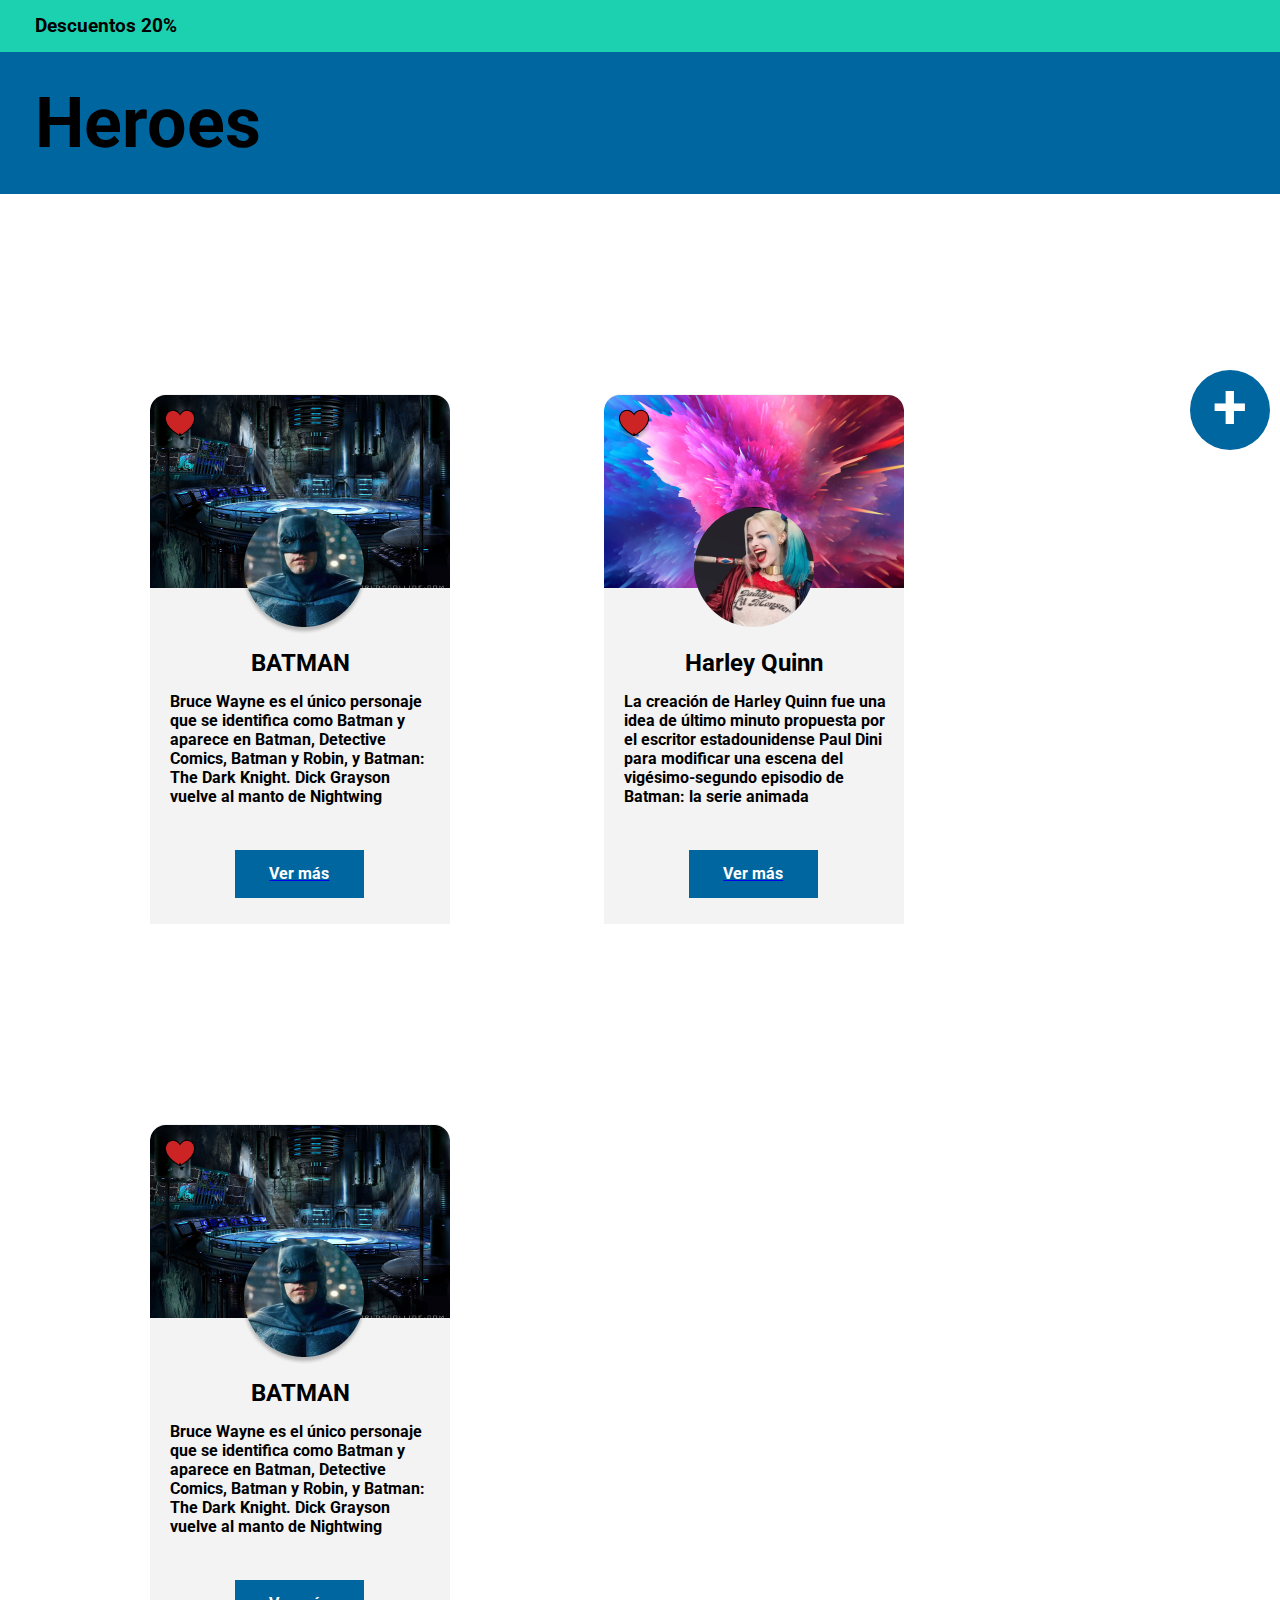
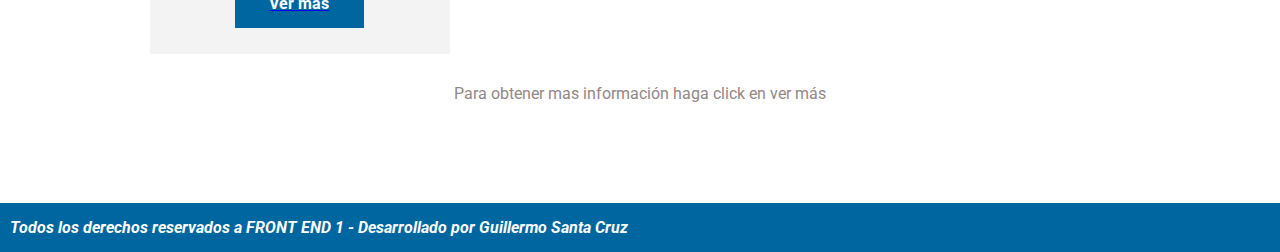
<file: index.html>
<!DOCTYPE html>
<html lang="en">
  <head>
    <meta charset="UTF-8" />
    <meta http-equiv="X-UA-Compatible" content="IE=edge" />
    <meta name="viewport" content="width=device-width, initial-scale=1.0" />
    <title>Heroes</title>
    <link rel="stylesheet" href="styles.css" />
  </head>
  <body>
    <header class="descuento">
      <h3>Descuentos 20%</h3>
    </header>
    <section class="titulo">
      <h1>Heroes</h1>
    </section>
    <div class="cajaBatman">
        <img src="img/Vector.png" alt="like" class="like">
      <h2 class="tituloCaja">BATMAN</h2>
      <img src="img/Group22.png" alt="img Batman" class="imgBatman">
      <p>Bruce Wayne es el único personaje que se identifica como Batman y aparece en Batman, Detective Comics, Batman y Robin, y Batman: The Dark Knight. Dick Grayson vuelve al manto de Nightwing</p>
      <a rel="stylesheet" href="https://es.wikipedia.org/wiki/Batman" target="_blank"><p class="verMas">Ver más </p> </a>
    </div>
    <div class="cajaHQ">
        <img src="img/Vector.png" alt="like" class="like">
        <h2 class="tituloCaja">Harley Quinn</h2>
        <img src="img/liga-justicia-batman-kO4H--1024x512@abc 1.png" alt="img HQ"class="imgHQ">
        <p>La creación de Harley Quinn fue una idea de último minuto propuesta por el escritor estadounidense Paul Dini para modificar una escena del vigésimo-segundo episodio de Batman: la serie animada</p>
        <a rel="stylesheet" href="https://es.wikipedia.org/wiki/Harley_Quinn" target="_blank"><p class="verMas">Ver más </p> </a>
    </div>
    <div class="cajaBatman2">
        <img src="img/Vector.png" alt="like" class="like">
        <h2 class="tituloCaja">BATMAN</h2>
        <img src="img/Group22.png" alt="img Batman" class="imgBatman2">
        <p>Bruce Wayne es el único personaje que se identifica como Batman y aparece en Batman, Detective Comics, Batman y Robin, y Batman: The Dark Knight. Dick Grayson vuelve al manto de Nightwing</p>
        <a rel="stylesheet" href="https://es.wikipedia.org/wiki/Batman" target="_blank"><p class="verMas">Ver más </p> </a>
    </div>
    <p class="aclaracion">Para obtener mas información haga click en ver más</p>
    <footer>
        <p>Todos los derechos reservados a FRONT END 1 - Desarrollado por Guillermo Santa Cruz</p>
    </footer>
    <a href="TiendaHeroes/index.html" class="boton" target="_blank">+</a>
  </body>
</html>
</file>
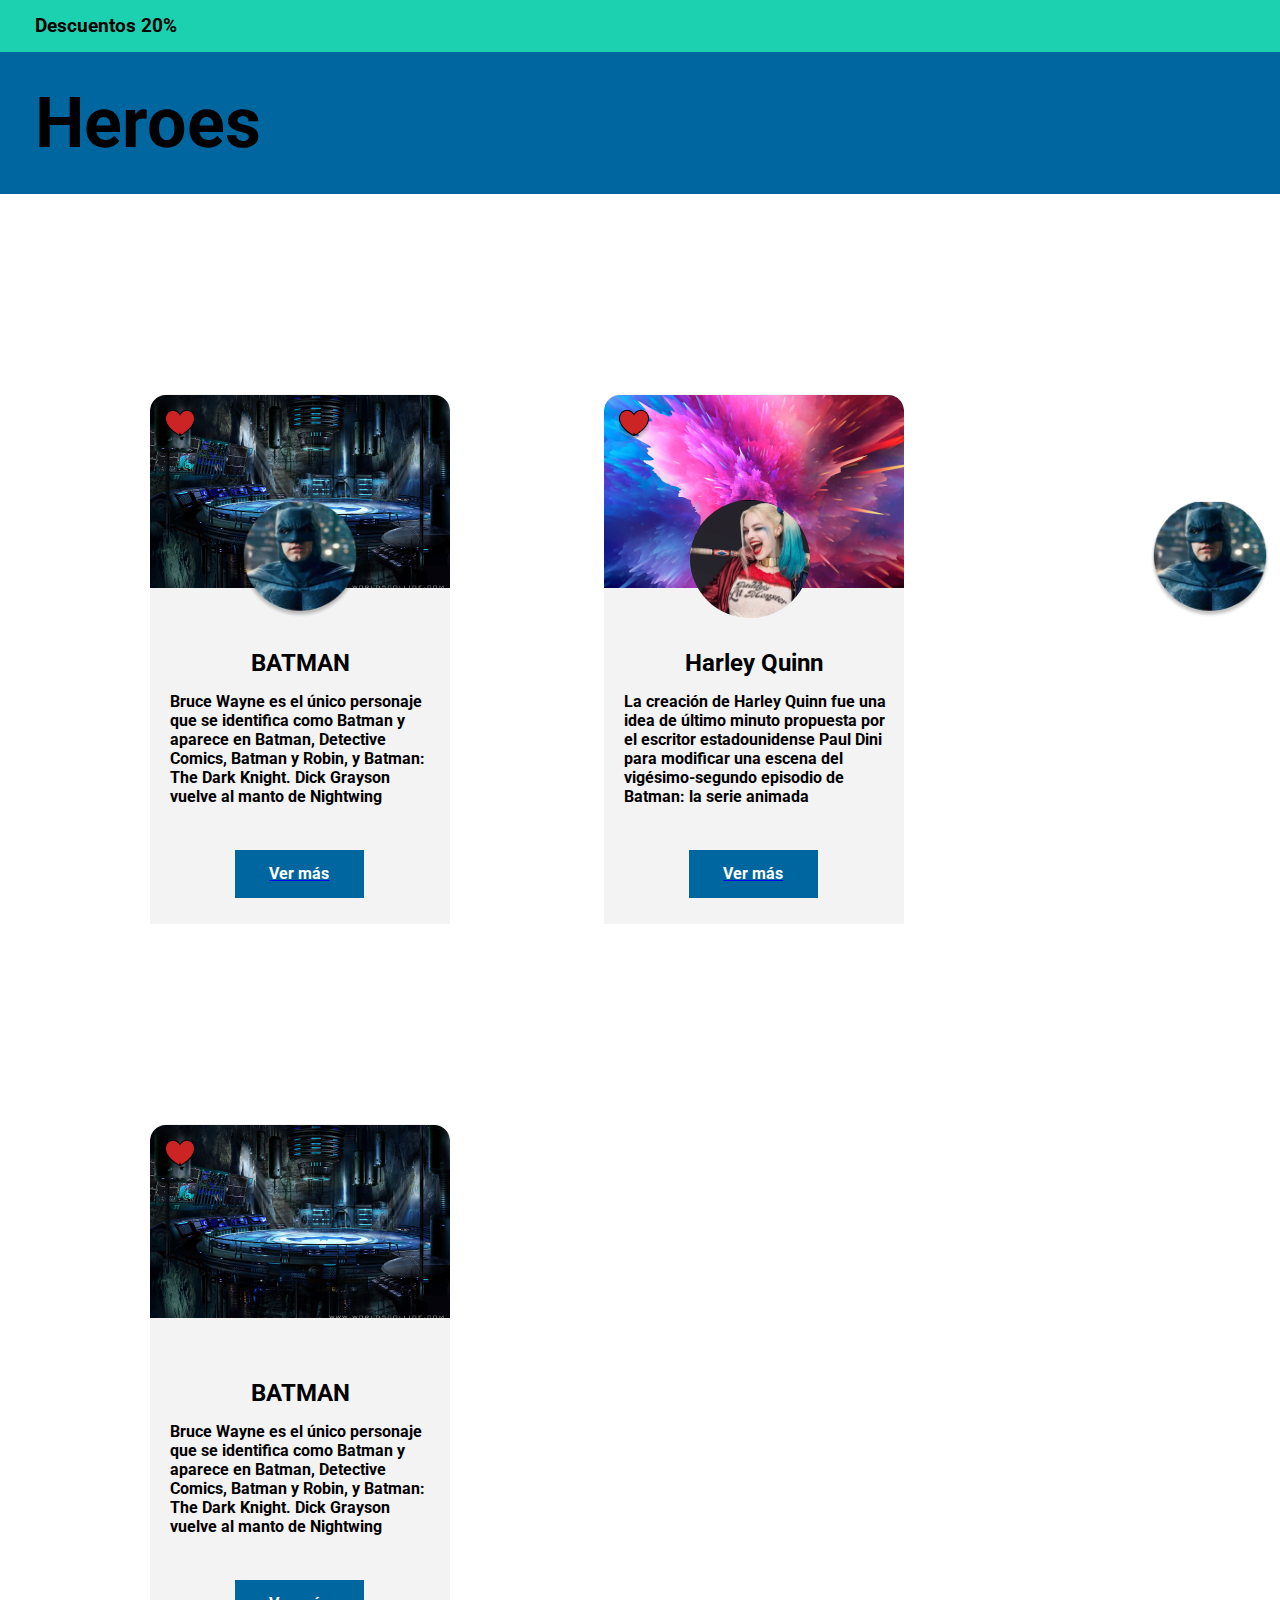
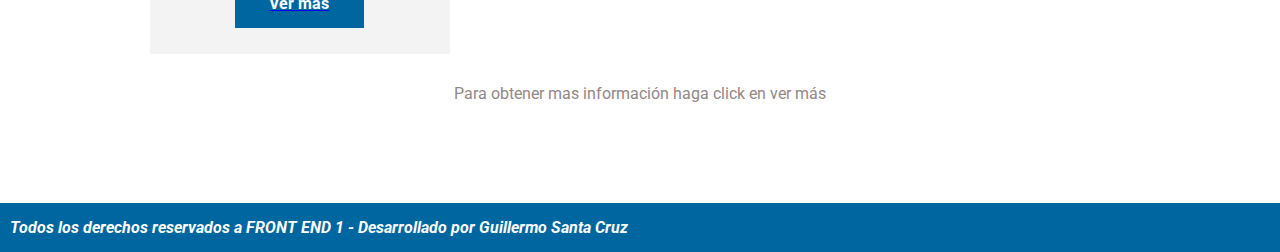
<file: rediseño/index.html>
<!DOCTYPE html>
<html lang="en">
  <head>
    <meta charset="UTF-8" />
    <meta http-equiv="X-UA-Compatible" content="IE=edge" />
    <meta name="viewport" content="width=device-width, initial-scale=1.0" />
    <title>Heroes</title>
    <link rel="stylesheet" href="styles.css" />
  </head>
  <body>
    <header class="descuento">
      <h3>Descuentos 20%</h3>
    </header>
    <section class="titulo">
      <h1>Heroes</h1>
    </section>
    <div class="cajaBatman">
        <img src="/img/Vector.png" alt="like" class="like">
      <h2 class="tituloCaja">BATMAN</h2>
      <img src="/img/Group 22.png" alt="img Batman" class="imgBatman">
      <p>Bruce Wayne es el único personaje que se identifica como Batman y aparece en Batman, Detective Comics, Batman y Robin, y Batman: The Dark Knight. Dick Grayson vuelve al manto de Nightwing</p>
      <a rel="stylesheet" href="https://es.wikipedia.org/wiki/Batman" target="_blank"><p class="verMas">Ver más </p> </a>
    </div>
    <div class="cajaHQ">
        <img src="/img/Vector.png" alt="like" class="like">
        <h2 class="tituloCaja">Harley Quinn</h2>
        <img src="/img/liga-justicia-batman-kO4H--1024x512@abc 1.png" alt="img HQ"class="imgHQ">
        <p>La creación de Harley Quinn fue una idea de último minuto propuesta por el escritor estadounidense Paul Dini para modificar una escena del vigésimo-segundo episodio de Batman: la serie animada</p>
        <a rel="stylesheet" href="https://es.wikipedia.org/wiki/Harley_Quinn" target="_blank"><p class="verMas">Ver más </p> </a>
    </div>
    <div class="cajaBatman2">
        <img src="/img/Vector.png" alt="like" class="like">
        <h2 class="tituloCaja">BATMAN</h2>
        <img src="/img/Group 22.png" alt="img Batman" class="imgBatman2">
        <p>Bruce Wayne es el único personaje que se identifica como Batman y aparece en Batman, Detective Comics, Batman y Robin, y Batman: The Dark Knight. Dick Grayson vuelve al manto de Nightwing</p>
        <a rel="stylesheet" href="https://es.wikipedia.org/wiki/Batman" target="_blank"><p class="verMas">Ver más </p> </a>
    </div>
    <p class="aclaracion">Para obtener mas información haga click en ver más</p>
    <footer>
        <p>Todos los derechos reservados a FRONT END 1 - Desarrollado por Guillermo Santa Cruz</p>
    </footer>
  </body>
</html>
</file>
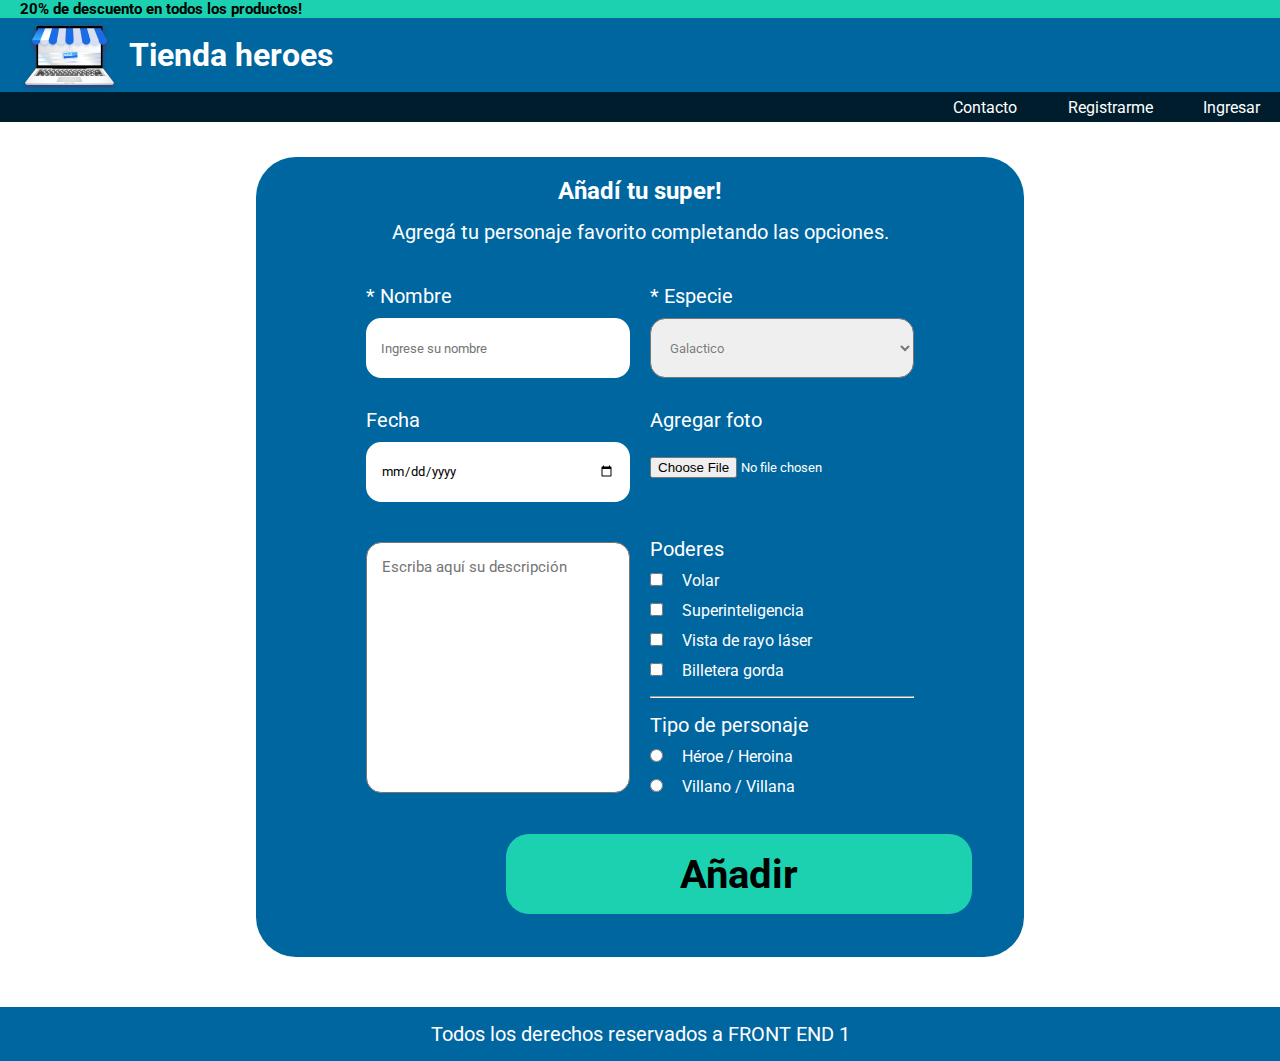
<file: TiendaHeroes/index.html>
<!DOCTYPE html>
<html lang="en">
<head>
    <meta charset="UTF-8">
    <meta http-equiv="X-UA-Compatible" content="IE=edge">
    <meta name="viewport" content="width=device-width, initial-scale=1.0">
    <title>Document</title>
    <link rel="stylesheet" href="styles.css">
</head>
<body>
    <header>
        <p>20% de descuento en todos los productos!</p>
        <div class="titulo">
        <img src="img2/Logo.png" alt="Tienda heroes">
        <h1>Tienda heroes</h1>
        </div>
        <nav>
            <span>Contacto</span>
            <span>Registrarme</span>
            <span>Ingresar</span>
        </nav>
    </header>

    <section>
        <div class="formulario">
            <div class="descripTop">
                <h2>Añadí tu super!</h2>
                <p>Agregá tu personaje favorito completando las opciones.</p>
            </div>

            <form action="styles.css">
                <div class="columna">
                    <p class="nombre">* Nombre</p>
                    <input type="text" id="nombre" name="nombre" class="columna1" placeholder="Ingrese su nombre" required>
                    <p for="nacimiento">Fecha</p>
                    <input type="date" name="nacimiento" id="nacimiento" class="columna1" required>
                    <br>
                    <textarea name="descripcion" id="descripcion" cols="30" rows="10" class="columna1" placeholder="Escriba aquí su descripción"></textarea>
                </div>
                <div class="columna">
                    <p class="especie">* Especie</p>                   
                    <select name="especie" id="especie" class="columna2" placeholder="Especie">
                    <option value="galactico">Galactico</option>
                    <option value="superhumano">Superhumano</option>
                    <option value="luphomoids">Luphomoids</option>                
                    </select>

                    <p>Agregar foto</p>
                    <input type="file" id="archivo" name="archivo" class="columna2">

                    <p class="tituloPoderes">Poderes</p>
                    <input type="checkbox" name="poderes" id="Volar" value="Volar">
                    <label for="Volar">Volar</label>
                    <br>
                    <input type="checkbox" name="poderes" id="Superinteligencia" value="Superinteligencia">
                    <label for="SuperoInteligencia">Superinteligencia</label>
                    <br>
                    <input type="checkbox" name="poderes" id="Vistalaser" value="Vistalaser">
                    <label for="Vistalaser">Vista de rayo láser</label>
                    <br>
                    <input type="checkbox" name="poderes" id="billetera" value="billetera">
                    <label for="billetera">Billetera gorda</label>

                    <hr>

                    <p class="tituloPersonaje">Tipo de personaje</p>
                    <input type="radio" name="tipo" id="heroe">
                    <label for="heroe">Héroe / Heroina</label>
                    <br>
                    <input type="radio" name="tipo" id="villano">
                    <label for="villano">Villano / Villana</label>
                </div>
                <button>Añadir</button>
            </form>
            </div>
    </section>
    <footer>
        <p>Todos los derechos reservados a FRONT END 1</p>
    </footer>
</body>
</html>
</file>
<file: styles.css>
@import url('https://fonts.googleapis.com/css2?family=Roboto:wght@300&display=swap');

* {
    box-sizing: border-box;
    margin: 0;
    padding: 0;
    font-family: 'Roboto', sans-serif;
    z-index: 1;
}
/* Descuento */
.descuento{
    background-color: #1CD1B0;
    padding-left: 35px;
    padding-top: 15px;
    padding-bottom: 15px;
}

/* Titulo */

.titulo{
    font-size: 35px;
    padding-left: 35px;
    background-color: #00669F;
    padding-top: 30px;
    padding-bottom: 30px;
    position: sticky;
    top: -1px;
    width: 100%;
    z-index: 2;
}

div{
	width: 300px;
	height: 530px;
    display: inline-block;
    margin-top: 200px;
    margin-left: 150px;
    background-color: #F3F3F3;
    border-radius: 16px 16px 0 0;
}

.like{
    position: absolute;
    margin: 15px 0 0 15px;
}

h2{
    text-align: center;
}

.tituloCaja{
    padding-top: 255px;
    padding-bottom: 20px;
}

div p{
    display: block;
    height: 113px;
    width: 267px;
    margin-top: -5px;
    margin-left: 20px;
    font-weight: bolder;
}


/*Articulo Batman*/

.cajaBatman{
    background-image: url(MaskGroup.png);
    background-repeat: no-repeat;
    background-size: contain;
}

.imgBatman{
    position: absolute;
    margin-left: 90px;
    margin-top: -190px;
    border-radius: 50%;
}

/*Articulo Harley Quinn*/

.cajaHQ{
    background-image: url(MaskGroup\(1\).png);
    background-repeat: no-repeat;
    background-size: contain;
}

.imgHQ{
    position: absolute;
    margin-left: 90px;
    margin-top: -190px;
    border-radius: 50%;
}

/*Articulo Batman 2*/

.cajaBatman2{
    background-image: url(MaskGroup.png);
    background-repeat: no-repeat;
    background-size: contain;
}

.imgBatman2{
    position: absolute;
    margin-left: 90px;
    margin-top: -190px;
    border-radius: 50%;
}

.verMas{
    display: block;
    color: white;
    background-color: #00669F;
    text-align: center;
    margin-top: 45px;
    margin-left: 85px;
    padding-top: 14px;
    width: 128.78px;
    height: 48px;
}

.aclaracion{
    margin-top: 30px;
    text-align: center;
    color: rgb(148, 135, 135);
}

footer p{
    margin-top: 100px;
    color: white;
    background-color: #00669F;
    padding: 10px;
    padding-top: 15px;
    padding-bottom: 15px;
    font-style: oblique;
    font-weight: bolder;
}

/*Boton*/

.boton{
    position: fixed;
    background-color: #00669F;
    color: white;
    bottom: 50%;
    right: 10px;
    text-decoration: none;
    font-size: 62px;
    font-weight: bold;
    height: 80px;
    width: 80px;
    text-align: center;
    border-radius: 50%;
}
</file>
<file: rediseño/styles.css>
@import url('https://fonts.googleapis.com/css2?family=Roboto:wght@300&display=swap');

* {
    box-sizing: border-box;
    margin: 0;
    padding: 0;
    font-family: 'Roboto', sans-serif;
}
/* Descuento */
.descuento{
    background-color: #1CD1B0;
    padding-left: 35px;
    padding-top: 15px;
    padding-bottom: 15px;
}

/* Titulo */

.titulo{
    font-size: 35px;
    padding-left: 35px;
    background-color: #00669F;
    padding-top: 30px;
    padding-bottom: 30px;
}

div{
	width: 300px;
	height: 530px;
    display: inline-block;
    margin-top: 200px;
    margin-left: 150px;
    background-color: #F3F3F3;
    border-radius: 16px 16px 0 0;
}

.like{
    position: absolute;
    margin: 15px 0 0 15px;
}

h2{
    text-align: center;
}

.tituloCaja{
    padding-top: 255px;
    padding-bottom: 20px;
}

div p{
    display: block;
    height: 113px;
    width: 267px;
    margin-top: -5px;
    margin-left: 20px;
    font-weight: bolder;
}

/*Articulo Batman*/

.cajaBatman{
    background-image: url(/img/Mask\ Group.png);
    background-repeat: no-repeat;
    background-size: contain;
}

.imgBatman{
    position: absolute;
    width: 120px;
    height: 118px;
    top: 500px;
    left: 240px;
}

/*Articulo Harley Quinn*/

.cajaHQ{
    background-image: url(/img/Mask\ Group\ \(1\).png);
    background-repeat: no-repeat;
    background-size: contain;
}

.imgHQ{
    position: absolute;
    width: 120px;
    height: 118px;
    top: 500px;
    left: 690px;
    border-radius: 50%;
}

/*Articulo Batman 2*/

.cajaBatman2{
    background-image: url(/img/Mask\ Group.png);
    background-repeat: no-repeat;
    background-size: contain;
}

.imgBatman2{
    position: absolute;
    width: 120px;
    height: 118px;
    top: 500px;
    left: 1150px;
}

.verMas{
    display: block;
    color: white;
    background-color: #00669F;
    text-align: center;
    margin-top: 45px;
    margin-left: 85px;
    padding-top: 14px;
    width: 128.78px;
    height: 48px;
}

.aclaracion{
    margin-top: 30px;
    text-align: center;
    color: rgb(148, 135, 135);
}

footer p{
    margin-top: 100px;
    color: white;
    background-color: #00669F;
    padding: 10px;
    padding-top: 15px;
    padding-bottom: 15px;
    font-style: oblique;
    font-weight: bolder;
}
</file>
<file: TiendaHeroes/styles.css>
@import url('https://fonts.googleapis.com/css2?family=Roboto:wght@300&display=swap');

* {
    box-sizing: border-box;
    margin: 0;
    padding: 0;
    font-family: 'Roboto', sans-serif;
}

p{
    font-size: 20px;
}

/*HEADER*/

header p{
    height: 8%;
    background-color: #1CD1B0;
    padding-left: 20px;
    font-weight: bold;
    font-size: 15px;
}

header img{
    padding-left: 20px;
    padding-right: 10px;
}

.titulo{
    display: flex;
    align-items: center;
    background-color: #00669F;
    color: white;
}

header span{
    margin-left: 4%;
}

header nav{
    color: white;
    background-color: #001D2D;
    display: flex;
    justify-content: flex-end;
    padding-right: 20px;
    height: 30px;
    align-items: center;
}

/*CAJA DE FORMULARIO*/

section{
    display: flex;
    justify-content: center;
    margin-top: 35px;
    
}

.formulario{
    display: flex;
    flex-direction: column;
    color: white;
    border-radius: 40px;
    height: 800px;
    width: 60%;
    justify-content: center;
    background-color: #00669F;
}

.descripTop{
    margin-top: 20px;
    text-align: center;
}
.descripTop p{
    margin-top: 15px;
}

/*FORMULARIO*/

form{
    margin-left: 100px;
    margin-right: 100px;
    display: flex;
    height: 100%;
}

input[type="text"]{
    padding-left: 15px;
    border: white;
}

input:not(input[type="file"]):hover{
    background-color: #e4e6e8;
}

input:not(input[type="file"]):focus{
    background-color: #e4e6e8;
}

 form p{
    margin-top: 30px;
    margin-bottom: 10px;
}

.columna{
    border: solid 10px #00669F ;
    width: 50%;
    height: 535px;
}

.columna1{
    width: 100%;
    border-radius: 15.34px;
}

input.columna1{
    height: 60px;
}

input[type="date"]{
    padding-left: 15px;
    padding-right: 15px;
    border: white;
}


textarea{
    margin-top: 40px;
    height: 251px;
    padding: 15px;
    font-size: 15px;
    color: rgb(0, 0, 0, 50%);
    resize: none;
}

textarea:focus{
    color: black;
}

textarea:hover {
    background-color: #e4e6e8;
}

textarea:focus{
    background-color: #e4e6e8;
}

.columna2{
    width: 100%;
    height: 60px;
}

select{
    border-radius: 15.34px;
    padding-left: 15px;
    padding-right: 15px;
    color: rgb(0, 0, 0, 50%);
}

select:hover{
    background-color: #e4e6e8;
}

input.columna2{
    padding-top: 15px;
}


.tituloPoderes{
    margin-top: 35px;
    margin-bottom: 10px;
}

input[type="checkbox"]{
    margin-right: 15px;
    margin-bottom: 15px;
}

hr{
    margin-top: 5px;
    margin-bottom: 15px;
    width: 100%;
}

.tituloPersonaje{
    margin-top: 0;
}

input[type="radio"]{
    margin-right: 15px;
    margin-bottom: 15px;
}


button{
    background: #1CD1B0;
    border: 0;
    border-radius: 23.011px;
    font-weight: bold;
    font-size: 40px;
    height: 80px;
    width: 466px;
    position: absolute;
    margin-top: 590px;
    margin-left: 150px;
}

button:hover{
    background-color: #001D2D;
    color: white;
}

footer{
    text-align: center;
    color: white;
    background-color: #00669F;
    margin-top: 50px;
    padding: 15px;
}
</file>
